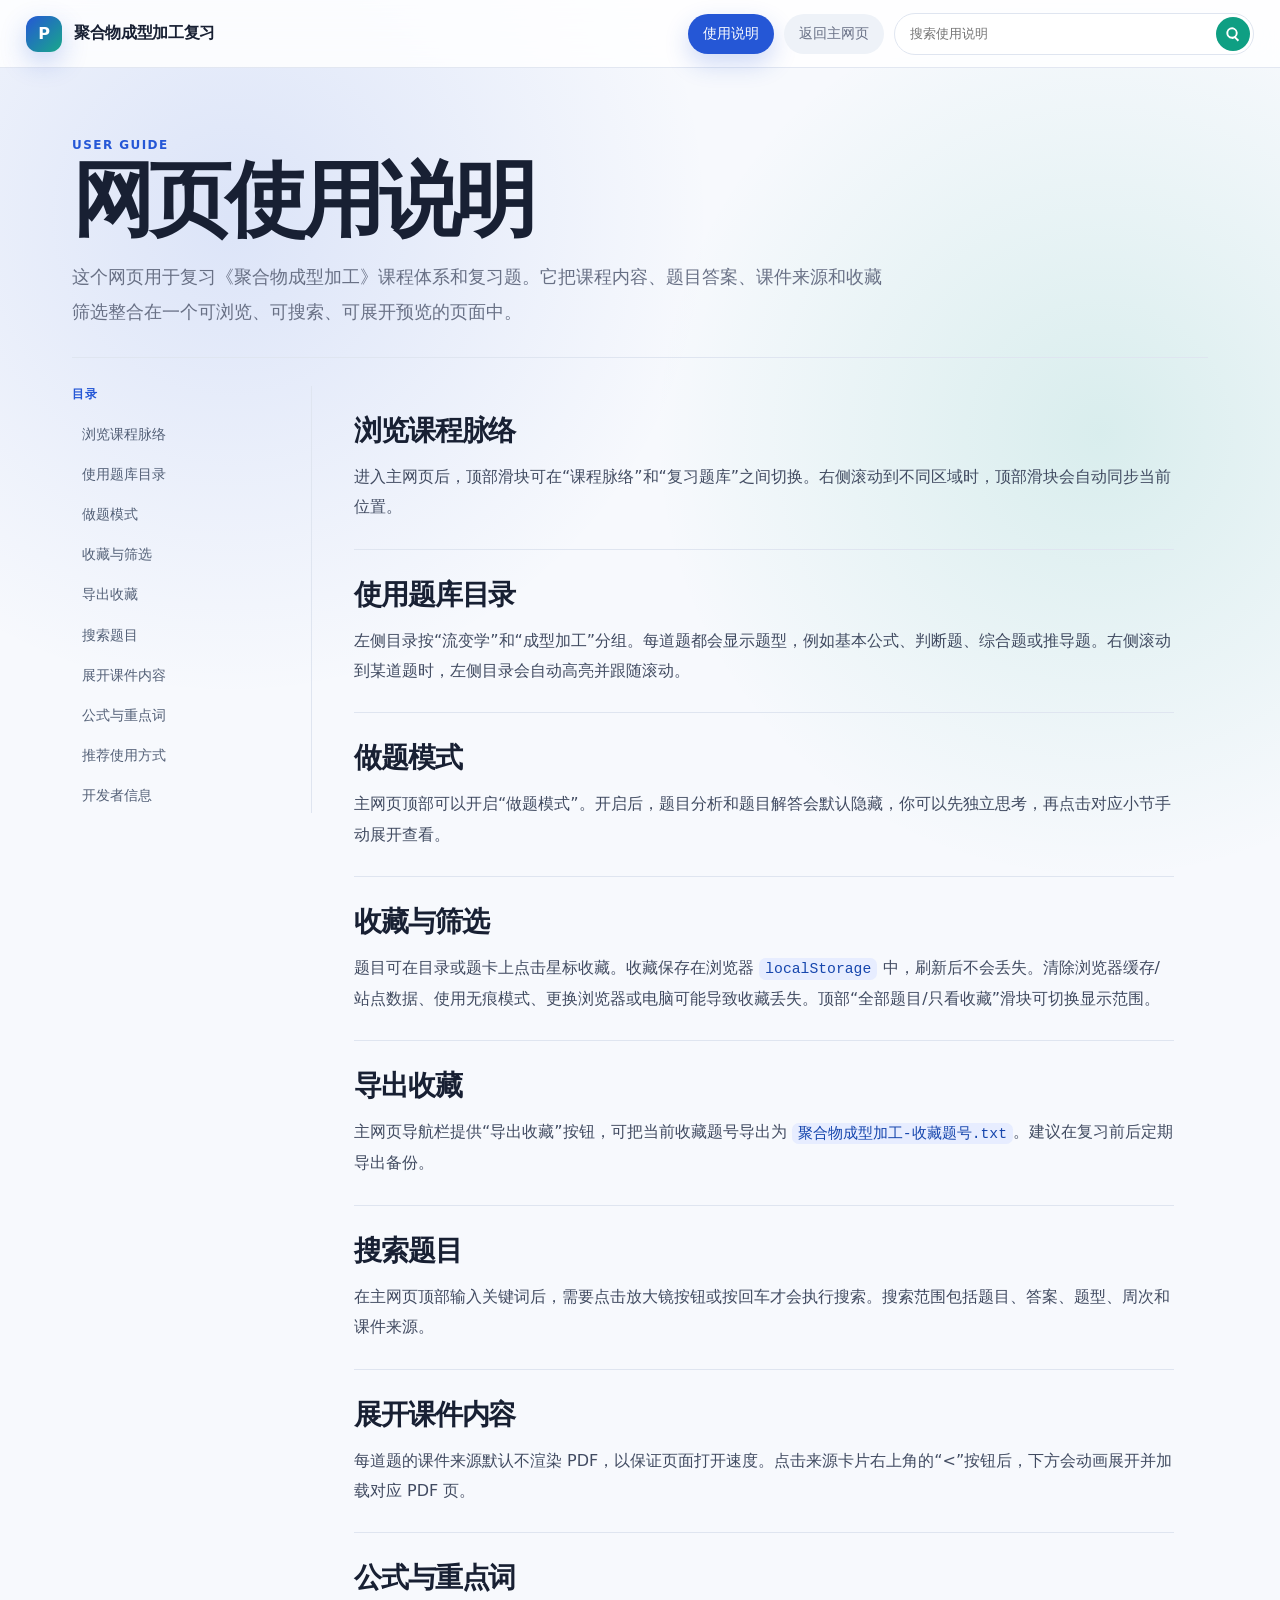
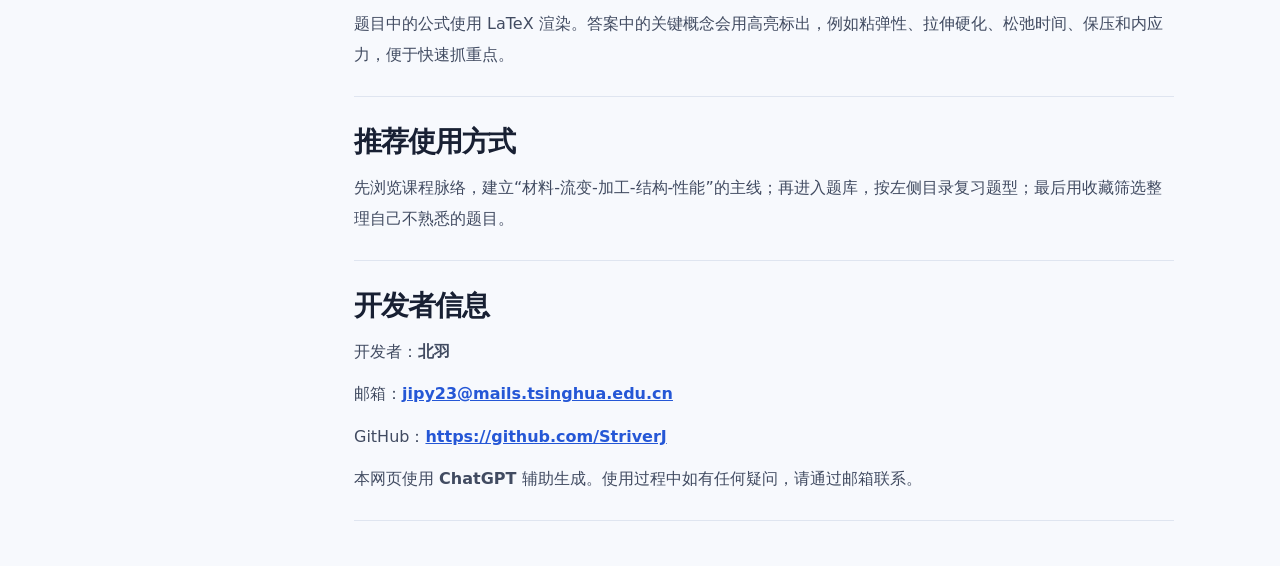
<file: help.html>
<!doctype html>
<html lang="zh-CN">
<head>
  <meta charset="utf-8">
  <meta name="viewport" content="width=device-width, initial-scale=1">
  <title>使用说明 | 聚合物成型加工复习网页</title>
  <link rel="icon" href="data:image/svg+xml,%3Csvg xmlns='http://www.w3.org/2000/svg' viewBox='0 0 64 64'%3E%3Cdefs%3E%3ClinearGradient id='g' x1='0' y1='0' x2='1' y2='1'%3E%3Cstop stop-color='%232557d6'/%3E%3Cstop offset='1' stop-color='%230f9f83'/%3E%3C/linearGradient%3E%3C/defs%3E%3Crect width='64' height='64' rx='18' fill='url(%23g)'/%3E%3Cpath d='M18 41c9-20 19 20 28 0' fill='none' stroke='white' stroke-width='5' stroke-linecap='round'/%3E%3Ccircle cx='19' cy='24' r='5' fill='white'/%3E%3Ccircle cx='45' cy='24' r='5' fill='white'/%3E%3C/svg%3E">
  <link rel="stylesheet" href="css/styles.css">
</head>
<body class="help-body">
  <header class="topbar help-topbar">
    <a class="brand" href="index.html#top" aria-label="返回主网页">
      <span class="brand-mark">P</span>
      <span>聚合物成型加工复习</span>
    </a>
    <div class="toolbar help-toolbar">
      <a class="plain-nav active" href="help.html">使用说明</a>
      <a class="plain-nav" href="index.html#top">返回主网页</a>
      <div class="search-wrap help-search-wrap">
        <input id="helpSearchInput" class="search" type="search" placeholder="搜索使用说明" aria-label="搜索使用说明">
        <button id="helpSearchButton" class="search-button" type="button" aria-label="搜索使用说明">
          <svg viewBox="0 0 24 24" aria-hidden="true"><path d="M10.7 18.2a7.5 7.5 0 1 1 5.3-2.2l4.1 4.1-1.8 1.8-4.1-4.1a7.4 7.4 0 0 1-3.5.9Zm0-2.5a5 5 0 1 0 0-10 5 5 0 0 0 0 10Z"/></svg>
        </button>
      </div>
    </div>
  </header>

  <main class="help-shell">
    <section class="help-hero help-section" data-help-section>
      <p class="eyebrow">User Guide</p>
      <h1>网页使用说明</h1>
      <p>这个网页用于复习《聚合物成型加工》课程体系和复习题。它把课程内容、题目答案、课件来源和收藏筛选整合在一个可浏览、可搜索、可展开预览的页面中。</p>
    </section>

    <div class="help-doc-layout">
      <aside class="help-toc" aria-label="使用说明目录">
        <p class="eyebrow">目录</p>
        <a href="#guide-map">浏览课程脉络</a>
        <a href="#guide-toc">使用题库目录</a>
        <a href="#guide-practice">做题模式</a>
        <a href="#guide-favorite">收藏与筛选</a>
        <a href="#guide-export">导出收藏</a>
        <a href="#guide-search">搜索题目</a>
        <a href="#guide-source">展开课件内容</a>
        <a href="#guide-formula">公式与重点词</a>
        <a href="#guide-recommend">推荐使用方式</a>
        <a href="#guide-developer">开发者信息</a>
      </aside>

      <article class="help-doc">
        <section id="guide-map" class="help-section" data-help-section>
          <h2>浏览课程脉络</h2>
          <p>进入主网页后，顶部滑块可在“课程脉络”和“复习题库”之间切换。右侧滚动到不同区域时，顶部滑块会自动同步当前位置。</p>
        </section>

        <section id="guide-toc" class="help-section" data-help-section>
          <h2>使用题库目录</h2>
          <p>左侧目录按“流变学”和“成型加工”分组。每道题都会显示题型，例如基本公式、判断题、综合题或推导题。右侧滚动到某道题时，左侧目录会自动高亮并跟随滚动。</p>
        </section>

        <section id="guide-practice" class="help-section" data-help-section>
          <h2>做题模式</h2>
          <p>主网页顶部可以开启“做题模式”。开启后，题目分析和题目解答会默认隐藏，你可以先独立思考，再点击对应小节手动展开查看。</p>
        </section>

        <section id="guide-favorite" class="help-section" data-help-section>
          <h2>收藏与筛选</h2>
          <p>题目可在目录或题卡上点击星标收藏。收藏保存在浏览器 <code>localStorage</code> 中，刷新后不会丢失。清除浏览器缓存/站点数据、使用无痕模式、更换浏览器或电脑可能导致收藏丢失。顶部“全部题目/只看收藏”滑块可切换显示范围。</p>
        </section>

        <section id="guide-export" class="help-section" data-help-section>
          <h2>导出收藏</h2>
          <p>主网页导航栏提供“导出收藏”按钮，可把当前收藏题号导出为 <code>聚合物成型加工-收藏题号.txt</code>。建议在复习前后定期导出备份。</p>
        </section>

        <section id="guide-search" class="help-section" data-help-section>
          <h2>搜索题目</h2>
          <p>在主网页顶部输入关键词后，需要点击放大镜按钮或按回车才会执行搜索。搜索范围包括题目、答案、题型、周次和课件来源。</p>
        </section>

        <section id="guide-source" class="help-section" data-help-section>
          <h2>展开课件内容</h2>
          <p>每道题的课件来源默认不渲染 PDF，以保证页面打开速度。点击来源卡片右上角的“&lt;”按钮后，下方会动画展开并加载对应 PDF 页。</p>
        </section>

        <section id="guide-formula" class="help-section" data-help-section>
          <h2>公式与重点词</h2>
          <p>题目中的公式使用 LaTeX 渲染。答案中的关键概念会用高亮标出，例如粘弹性、拉伸硬化、松弛时间、保压和内应力，便于快速抓重点。</p>
        </section>

        <section id="guide-recommend" class="help-section" data-help-section>
          <h2>推荐使用方式</h2>
          <p>先浏览课程脉络，建立“材料-流变-加工-结构-性能”的主线；再进入题库，按左侧目录复习题型；最后用收藏筛选整理自己不熟悉的题目。</p>
        </section>

        <section id="guide-developer" class="help-section" data-help-section>
          <h2>开发者信息</h2>
          <p>开发者：<strong>北羽</strong></p>
          <p>邮箱：<a href="mailto:jipy23@mails.tsinghua.edu.cn">jipy23@mails.tsinghua.edu.cn</a></p>
          <p>GitHub：<a href="https://github.com/StriverJ" target="_blank" rel="noreferrer">https://github.com/StriverJ</a></p>
          <p>本网页使用 <strong>ChatGPT</strong> 辅助生成。使用过程中如有任何疑问，请通过邮箱联系。</p>
        </section>
      </article>
    </div>

    <div id="helpEmptyState" class="empty-state" hidden>没有匹配的使用说明内容。</div>
  </main>

  <script src="js/help.js"></script>
</body>
</html>
</file>
<file: css/styles.css>
:root {
  --bg: #f5f7fb;
  --panel: #ffffff;
  --ink: #182033;
  --muted: #687085;
  --line: #dfe5f0;
  --brand: #2557d6;
  --brand-soft: #e7edff;
  --accent: #0f9f83;
  --warn: #f2a700;
  --shadow: 0 18px 50px rgba(24, 32, 51, 0.08);
  --radius: 22px;
}

* { box-sizing: border-box; }

html { scroll-behavior: smooth; }

body {
  margin: 0;
  background:
    radial-gradient(circle at top left, rgba(37, 87, 214, 0.12), transparent 34rem),
    linear-gradient(180deg, #f8fbff 0%, var(--bg) 100%);
  color: var(--ink);
  font-family: Inter, ui-sans-serif, system-ui, -apple-system, BlinkMacSystemFont, "Segoe UI", "Microsoft YaHei", sans-serif;
}

a { color: inherit; }

.topbar {
  position: fixed;
  top: 0;
  left: 0;
  right: 0;
  z-index: 30;
  height: 68px;
  display: flex;
  align-items: center;
  justify-content: space-between;
  gap: 20px;
  padding: 0 26px;
  background: rgba(255, 255, 255, 0.82);
  border-bottom: 1px solid rgba(223, 229, 240, 0.9);
  backdrop-filter: blur(18px);
}

.brand {
  display: inline-flex;
  align-items: center;
  gap: 12px;
  min-width: 220px;
  text-decoration: none;
  font-weight: 750;
  letter-spacing: -0.02em;
}

.brand-mark {
  width: 36px;
  height: 36px;
  display: inline-grid;
  place-items: center;
  border-radius: 12px;
  color: #fff;
  background: linear-gradient(135deg, var(--brand), #19a88a);
  box-shadow: 0 10px 26px rgba(37, 87, 214, 0.25);
}

.toolbar {
  display: flex;
  align-items: center;
  justify-content: flex-end;
  gap: 10px;
  width: 100%;
}

.fav-button,
.source-link {
  border: 0;
  cursor: pointer;
  font: inherit;
  transition: transform 0.18s ease, background 0.18s ease, color 0.18s ease, box-shadow 0.18s ease;
}

.segmented {
  position: relative;
  display: grid;
  grid-template-columns: 1fr 1fr;
  align-items: center;
  min-width: max-content;
  height: 42px;
  padding: 4px;
  border: 1px solid rgba(223, 229, 240, 0.95);
  border-radius: 999px;
  background: #eef2f8;
}

.seg-thumb {
  position: absolute;
  top: 4px;
  bottom: 4px;
  left: 4px;
  width: calc(50% - 4px);
  border-radius: 999px;
  background: var(--brand);
  box-shadow: 0 10px 24px rgba(37, 87, 214, 0.22);
  transition: transform 0.22s ease;
}

.segmented[data-active="questions"] .seg-thumb,
.segmented[data-active="favorites"] .seg-thumb {
  transform: translateX(100%);
}

.seg-option {
  position: relative;
  z-index: 1;
  display: inline-flex;
  align-items: center;
  justify-content: center;
  height: 34px;
  padding: 0 14px;
  border: 0;
  border-radius: 999px;
  color: var(--muted);
  background: transparent;
  cursor: pointer;
  font: inherit;
  font-size: 14px;
  text-decoration: none;
  white-space: nowrap;
  transition: color 0.18s ease;
}

.seg-option.active { color: #fff; }

.search-wrap {
  display: flex;
  align-items: center;
  width: min(38vw, 380px);
  height: 42px;
  padding: 3px;
  border: 1px solid var(--line);
  border-radius: 999px;
  background: #fff;
}

.search {
  width: 100%;
  min-width: 0;
  min-height: 34px;
  padding: 0 10px 0 12px;
  border: 0;
  outline: none;
  color: var(--ink);
  background: transparent;
}

.search-button {
  width: 34px;
  height: 34px;
  display: inline-grid;
  place-items: center;
  flex: 0 0 auto;
  border: 0;
  border-radius: 50%;
  color: #fff;
  background: var(--accent);
  cursor: pointer;
}

.search-button svg {
  width: 18px;
  height: 18px;
  fill: currentColor;
}

.search-wrap:focus-within {
  border-color: rgba(37, 87, 214, 0.5);
  box-shadow: 0 0 0 4px rgba(37, 87, 214, 0.1);
}

.plain-nav {
  min-height: 40px;
  display: inline-flex;
  align-items: center;
  justify-content: center;
  padding: 0 15px;
  border-radius: 999px;
  border: 0;
  color: var(--muted);
  background: #eef2f8;
  cursor: pointer;
  font: inherit;
  font-size: 14px;
  text-decoration: none;
  white-space: nowrap;
  transition: background 0.18s ease, color 0.18s ease, box-shadow 0.18s ease;
}

.plain-nav:hover,
.plain-nav.active {
  color: #fff;
  background: var(--brand);
  box-shadow: 0 10px 24px rgba(37, 87, 214, 0.22);
}

.practice-switch {
  display: inline-flex;
  align-items: center;
  gap: 8px;
  min-height: 40px;
  padding: 0 12px;
  border-radius: 999px;
  color: var(--muted);
  background: #eef2f8;
  cursor: pointer;
  font-size: 14px;
  white-space: nowrap;
}

.practice-switch input {
  position: absolute;
  opacity: 0;
  pointer-events: none;
}

.practice-track {
  width: 38px;
  height: 22px;
  padding: 3px;
  border-radius: 999px;
  background: #c9d2e3;
  transition: background 0.18s ease;
}

.practice-thumb {
  display: block;
  width: 16px;
  height: 16px;
  border-radius: 50%;
  background: #fff;
  box-shadow: 0 3px 8px rgba(24, 32, 51, 0.18);
  transition: transform 0.18s ease;
}

.practice-switch input:checked + .practice-track {
  background: var(--accent);
}

.practice-switch input:checked + .practice-track .practice-thumb {
  transform: translateX(16px);
}

.shell {
  display: grid;
  grid-template-columns: minmax(260px, 25vw) 1fr;
  gap: 22px;
  height: 100vh;
  padding: 90px 22px 22px;
  overflow: hidden;
}

.toc-panel,
.content-panel {
  min-height: 0;
  overflow-y: auto;
  border: 1px solid rgba(223, 229, 240, 0.85);
  border-radius: var(--radius);
  background: rgba(255, 255, 255, 0.78);
  box-shadow: var(--shadow);
}

.toc-panel {
  padding: 20px;
}

.content-panel {
  padding: 24px;
}

.eyebrow {
  margin: 0 0 8px;
  color: var(--brand);
  font-size: 12px;
  font-weight: 800;
  letter-spacing: 0.12em;
  text-transform: uppercase;
}

.toc-head h1,
.hero h2 {
  margin: 0;
  line-height: 1.08;
  letter-spacing: -0.04em;
}

.toc-head h1 { font-size: 28px; }

.hero {
  padding: 28px;
  border-radius: var(--radius);
  background: linear-gradient(135deg, #ffffff 0%, #eef4ff 100%);
  border: 1px solid rgba(223, 229, 240, 0.9);
}

.hero h2 { font-size: clamp(30px, 4vw, 54px); }

.hero p:last-child {
  max-width: 850px;
  margin: 14px 0 0;
  color: var(--muted);
  line-height: 1.8;
}

.course-map,
.question-bank-head {
  margin-top: 22px;
  scroll-margin-top: 90px;
}

.course-map {
  display: grid;
  gap: 18px;
}

.map-head,
.question-bank-head,
.chain-card,
.pillar-card,
.timeline-block,
.framework-card,
.review-handles {
  border: 1px solid rgba(223, 229, 240, 0.95);
  border-radius: var(--radius);
  background: rgba(255, 255, 255, 0.92);
  box-shadow: 0 14px 34px rgba(24, 32, 51, 0.05);
}

.map-head,
.question-bank-head,
.chain-card,
.timeline-block,
.review-handles {
  padding: 24px;
}

.map-head h2,
.question-bank-head h2 {
  margin: 0;
  font-size: clamp(26px, 3vw, 40px);
  letter-spacing: -0.04em;
}

.map-head p:last-child {
  max-width: 900px;
  margin: 12px 0 0;
  color: var(--muted);
  line-height: 1.8;
}

.chain-card {
  background:
    linear-gradient(135deg, rgba(37, 87, 214, 0.08), rgba(15, 159, 131, 0.09)),
    #fff;
}

.chain-card h3,
.block-title h3,
.review-handles h3 {
  margin: 0;
  font-size: 22px;
  letter-spacing: -0.03em;
}

.chain-flow {
  display: grid;
  grid-template-columns: repeat(5, minmax(0, 1fr));
  gap: 10px;
  margin-top: 18px;
}

.chain-step {
  position: relative;
  min-height: 90px;
  display: flex;
  flex-direction: column;
  justify-content: center;
  gap: 10px;
  padding: 14px;
  border-radius: 18px;
  color: #162033;
  background: #fff;
  border: 1px solid rgba(37, 87, 214, 0.12);
  font-weight: 750;
}

.chain-step strong {
  width: 28px;
  height: 28px;
  display: inline-grid;
  place-items: center;
  border-radius: 50%;
  color: #fff;
  background: var(--brand);
  font-size: 13px;
}

.pillar-grid,
.framework-grid {
  display: grid;
  grid-template-columns: repeat(3, minmax(0, 1fr));
  gap: 16px;
}

.pillar-card,
.framework-card {
  padding: 20px;
}

.pillar-card h3,
.framework-card h4,
.week-card h4 {
  margin: 0;
  letter-spacing: -0.02em;
}

.pillar-card ul,
.review-handles ol {
  margin: 14px 0 0;
  padding-left: 1.2em;
}

.pillar-card li,
.review-handles li,
.framework-card p,
.week-card p {
  color: #3f485d;
  line-height: 1.75;
}

.block-title {
  margin-bottom: 14px;
}

.week-timeline {
  display: grid;
  gap: 12px;
}

.week-card {
  display: grid;
  grid-template-columns: 86px 1fr;
  gap: 14px;
  padding: 16px;
  border: 1px solid var(--line);
  border-radius: 18px;
  background: #f8fafc;
}

.week-index {
  display: grid;
  place-items: center;
  min-height: 72px;
  border-radius: 16px;
  color: #fff;
  background: linear-gradient(135deg, var(--brand), var(--accent));
  font-weight: 800;
}

.week-card p {
  margin: 8px 0 0;
}

.week-card small {
  display: block;
  margin-top: 10px;
  color: var(--muted);
}

.keyword-row {
  display: flex;
  flex-wrap: wrap;
  gap: 8px;
  margin-top: 10px;
}

.keyword-row span {
  padding: 5px 9px;
  border-radius: 999px;
  color: var(--brand);
  background: var(--brand-soft);
  font-size: 12px;
  font-weight: 750;
}

.framework-grid {
  grid-template-columns: repeat(2, minmax(0, 1fr));
}

.full-row {
  grid-column: 1 / -1;
  margin: 0;
}

.framework-card p {
  margin: 10px 0 0;
}

.review-handles {
  border-color: rgba(15, 159, 131, 0.22);
  background: linear-gradient(135deg, #ffffff 0%, #eefaf7 100%);
}

.question-bank-head {
  padding: 20px 24px;
}

.count {
  margin: 12px 0 0;
  color: var(--muted);
  font-size: 14px;
}

.toc-list {
  display: grid;
  gap: 10px;
  margin-top: 18px;
}

.toc-group {
  margin-top: 14px;
}

.toc-group-title {
  position: sticky;
  top: -20px;
  z-index: 2;
  margin: 0 0 8px;
  padding: 10px 2px 8px;
  color: var(--brand);
  background: rgba(255, 255, 255, 0.92);
  font-size: 13px;
  font-weight: 850;
  letter-spacing: 0.08em;
}

.toc-item {
  display: grid;
  grid-template-columns: 1fr auto;
  gap: 10px;
  align-items: center;
  padding: 12px;
  border: 1px solid transparent;
  border-radius: 16px;
  background: #f6f8fc;
}

.toc-item:hover {
  border-color: rgba(37, 87, 214, 0.22);
  background: #fff;
}

.toc-item.active {
  border-color: rgba(37, 87, 214, 0.38);
  background: #fff;
  box-shadow: 0 10px 24px rgba(37, 87, 214, 0.1);
}

.toc-link {
  min-width: 0;
  text-decoration: none;
}

.toc-title {
  overflow: hidden;
  color: var(--ink);
  font-size: 14px;
  font-weight: 700;
  text-overflow: ellipsis;
  white-space: nowrap;
}

.toc-meta {
  display: block;
  margin-top: 4px;
  color: var(--muted);
  font-size: 12px;
}

.toc-type {
  display: inline-flex;
  margin-top: 7px;
  padding: 3px 8px;
  border-radius: 999px;
  color: #0a7461;
  background: #dff7f1;
  font-size: 11px;
  font-weight: 800;
}

.toc-star {
  width: 34px;
  height: 34px;
  border: 0;
  border-radius: 12px;
  background: #fff;
  color: #aeb7c8;
  cursor: pointer;
  font-size: 18px;
}

.toc-star.is-fav { color: var(--warn); }

.cards {
  display: grid;
  gap: 22px;
  margin-top: 22px;
}

.card {
  scroll-margin-top: 90px;
  padding: 22px;
  border: 1px solid rgba(223, 229, 240, 0.95);
  border-radius: var(--radius);
  background: rgba(255, 255, 255, 0.92);
  box-shadow: 0 14px 34px rgba(24, 32, 51, 0.06);
}

.card-head {
  display: grid;
  grid-template-columns: 1fr auto;
  gap: 16px;
  align-items: start;
  margin-bottom: 16px;
}

.card h3 {
  margin: 0;
  font-size: 24px;
  letter-spacing: -0.03em;
}

.badges {
  display: flex;
  flex-wrap: wrap;
  gap: 8px;
  margin-top: 10px;
}

.badge {
  display: inline-flex;
  align-items: center;
  min-height: 26px;
  padding: 0 10px;
  border-radius: 999px;
  color: var(--brand);
  background: var(--brand-soft);
  font-size: 12px;
  font-weight: 750;
}

.badge.type {
  color: #0a7461;
  background: #dff7f1;
}

.badge.part {
  color: #815f00;
  background: #fff4c7;
}

.key-term {
  padding: 0 0.18em;
  border-radius: 0.35em;
  color: #0d5ed7;
  background: rgba(37, 87, 214, 0.1);
  font-weight: 850;
}

.section-block strong {
  color: #0b6b5a;
}

.fav-button {
  min-width: 88px;
  min-height: 40px;
  border-radius: 999px;
  color: #815f00;
  background: #fff7d6;
}

.fav-button.is-fav {
  color: #fff;
  background: var(--warn);
}

.section-block {
  margin-top: 16px;
  padding-top: 16px;
  border-top: 1px solid var(--line);
}

.section-block h4 {
  margin: 0 0 10px;
  color: var(--muted);
  font-size: 13px;
  letter-spacing: 0.08em;
}

.reveal-block {
  overflow: hidden;
}

.reveal-toggle {
  width: 100%;
  display: flex;
  align-items: center;
  justify-content: space-between;
  gap: 14px;
  padding: 0;
  border: 0;
  color: var(--muted);
  background: transparent;
  cursor: pointer;
  font: inherit;
  font-size: 13px;
  font-weight: 800;
  letter-spacing: 0.08em;
  text-align: left;
}

.reveal-icon {
  width: 30px;
  height: 30px;
  display: inline-grid;
  place-items: center;
  flex: 0 0 auto;
  border-radius: 50%;
  color: #fff;
  background: var(--brand);
  font-size: 18px;
  line-height: 1;
  transform: rotate(0deg);
  transition: transform 0.22s ease, background 0.18s ease;
}

.reveal-block.is-open .reveal-icon {
  background: var(--accent);
  transform: rotate(-90deg);
}

.reveal-content {
  margin-top: 10px;
  animation: revealIn 0.22s ease both;
}

@keyframes revealIn {
  from {
    opacity: 0;
    transform: translateY(-4px);
  }
  to {
    opacity: 1;
    transform: translateY(0);
  }
}

.section-block p,
.section-block li {
  color: #30384d;
  line-height: 1.85;
}

.section-block p { margin: 0; }

.section-block ul {
  margin: 0;
  padding-left: 1.2em;
}

.source-grid {
  display: grid;
  grid-template-columns: repeat(auto-fit, minmax(250px, 1fr));
  gap: 14px;
}

.source-card {
  overflow: hidden;
  border: 1px solid var(--line);
  border-radius: 16px;
  background: #f8fafc;
}

.source-info {
  padding: 14px;
}

.source-info strong { display: block; }

.source-info span {
  display: block;
  margin-top: 4px;
  color: var(--muted);
  font-size: 13px;
  line-height: 1.5;
}

.source-title-row {
  display: grid;
  grid-template-columns: 1fr auto;
  gap: 12px;
  align-items: start;
}

.source-toggle {
  width: 36px;
  height: 36px;
  display: inline-grid;
  place-items: center;
  border: 0;
  border-radius: 50%;
  color: #fff;
  background: var(--brand);
  cursor: pointer;
  font-size: 22px;
  font-weight: 850;
  line-height: 1;
  transform: rotate(0deg);
  transition: transform 0.24s ease, background 0.18s ease;
}

.source-toggle.open {
  background: var(--accent);
  transform: rotate(-90deg);
}

.source-link {
  display: inline-flex;
  align-items: center;
  justify-content: center;
  min-height: 34px;
  margin-top: 10px;
  padding: 0 12px;
  border-radius: 999px;
  color: #fff;
  background: var(--accent);
  text-decoration: none;
  font-size: 13px;
  font-weight: 750;
}

.ppt-note {
  margin-top: 10px;
  padding: 12px;
  border-radius: 12px;
  color: #42506a;
  background: #eef3fb;
  font-size: 13px;
  line-height: 1.6;
}

.source-preview-shell {
  max-height: 0;
  overflow: hidden;
  border-top: 1px solid transparent;
  opacity: 0;
  transition: max-height 0.34s ease, opacity 0.22s ease, border-color 0.22s ease;
}

.source-preview-shell.open {
  max-height: 340px;
  border-top-color: var(--line);
  opacity: 1;
}

.source-placeholder {
  padding: 18px;
  color: var(--muted);
  background: #eef2f8;
  text-align: center;
}

.pdf-preview {
  width: 100%;
  height: 300px;
  border: 0;
  background: #eef2f8;
}

.empty-state {
  margin-top: 22px;
  padding: 40px;
  border: 1px dashed var(--line);
  border-radius: var(--radius);
  color: var(--muted);
  text-align: center;
  background: rgba(255, 255, 255, 0.7);
}

.help-body {
  min-height: 100vh;
  background:
    radial-gradient(circle at 18% 10%, rgba(37, 87, 214, 0.13), transparent 30rem),
    radial-gradient(circle at 86% 20%, rgba(15, 159, 131, 0.13), transparent 28rem),
    #f7f9fd;
}

.help-topbar {
  justify-content: space-between;
}

.help-toolbar {
  width: auto;
}

.help-search-wrap {
  width: min(34vw, 360px);
}

.help-shell {
  max-width: 1180px;
  margin: 0 auto;
  padding: 104px 22px 46px;
}

.help-hero {
  padding: 34px 0 28px;
  border-bottom: 1px solid var(--line);
}

.help-hero h1 {
  max-width: 760px;
  margin: 0;
  font-size: clamp(42px, 7vw, 82px);
  line-height: 0.98;
  letter-spacing: -0.065em;
}

.help-hero p:last-child {
  max-width: 820px;
  margin: 20px 0 0;
  color: var(--muted);
  font-size: 18px;
  line-height: 1.9;
}

.help-doc-layout {
  display: grid;
  grid-template-columns: 240px minmax(0, 1fr);
  gap: 42px;
  margin-top: 28px;
}

.help-toc {
  position: sticky;
  top: 94px;
  align-self: start;
  display: grid;
  gap: 6px;
  padding-right: 18px;
  border-right: 1px solid var(--line);
}

.help-toc a {
  padding: 8px 10px;
  border-radius: 10px;
  color: #536077;
  text-decoration: none;
  font-size: 14px;
  line-height: 1.3;
}

.help-toc a:hover {
  color: var(--brand);
  background: var(--brand-soft);
}

.help-doc {
  max-width: 820px;
}

.help-doc .help-section {
  padding: 26px 0;
  border-bottom: 1px solid var(--line);
  scroll-margin-top: 96px;
}

.help-doc h2 {
  margin: 0;
  font-size: 28px;
  letter-spacing: -0.04em;
}

.help-doc p {
  margin: 12px 0 0;
  color: #414b61;
  line-height: 1.9;
}

.help-doc a {
  color: var(--brand);
  font-weight: 750;
}

.help-grid {
  display: grid;
  grid-template-columns: repeat(2, minmax(0, 1fr));
  gap: 18px;
  margin-top: 22px;
}

.help-card,
.help-note {
  border: 1px solid rgba(223, 229, 240, 0.95);
  border-radius: 24px;
  background: rgba(255, 255, 255, 0.9);
  box-shadow: 0 14px 34px rgba(24, 32, 51, 0.055);
}

.help-card {
  padding: 26px;
}

.help-card h2,
.help-note h2 {
  margin: 0;
  font-size: 22px;
  letter-spacing: -0.03em;
}

.help-card p,
.help-note p {
  margin: 12px 0 0;
  color: #414b61;
  line-height: 1.85;
}

.help-card code,
.help-note code,
.help-doc code {
  padding: 0.18em 0.42em;
  border-radius: 0.45em;
  color: #1646ad;
  background: #e7edff;
  font-family: ui-monospace, SFMono-Regular, Menlo, Consolas, monospace;
  font-size: 0.92em;
}

.help-note {
  margin-top: 22px;
  padding: 30px;
  background: linear-gradient(135deg, #ffffff 0%, #eefaf7 100%);
}

.help-mark {
  padding: 0 0.18em;
  border-radius: 0.25em;
  color: #0b5a4b;
  background: #bff2e6;
}

.modal-backdrop {
  position: fixed;
  inset: 0;
  z-index: 100;
  display: grid;
  place-items: center;
  padding: 22px;
  background: rgba(20, 28, 44, 0.28);
  backdrop-filter: blur(16px) saturate(1.2);
}

.modal-backdrop[hidden] {
  display: none;
}

.notice-modal {
  width: min(560px, 100%);
  padding: 30px;
  border: 1px solid rgba(255, 255, 255, 0.72);
  border-radius: 28px;
  background: rgba(255, 255, 255, 0.92);
  box-shadow: 0 30px 90px rgba(24, 32, 51, 0.28);
  animation: modalIn 0.24s ease both;
}

.notice-modal h2 {
  margin: 0;
  font-size: 30px;
  letter-spacing: -0.04em;
}

.notice-modal p {
  margin: 14px 0 0;
  color: #414b61;
  line-height: 1.75;
}

.warning-text {
  margin-top: 16px;
  padding: 16px;
  border: 1px solid rgba(210, 35, 35, 0.24);
  border-radius: 16px;
  color: #c51616;
  background: rgba(255, 235, 235, 0.86);
  font-weight: 800;
  line-height: 1.8;
}

.modal-actions {
  display: flex;
  justify-content: flex-end;
  margin-top: 22px;
}

.modal-primary {
  min-height: 42px;
  padding: 0 18px;
  border: 0;
  border-radius: 999px;
  color: #fff;
  background: var(--brand);
  cursor: pointer;
  font: inherit;
  font-weight: 800;
  box-shadow: 0 12px 28px rgba(37, 87, 214, 0.22);
}

@keyframes modalIn {
  from {
    opacity: 0;
    transform: translateY(10px) scale(0.98);
  }
  to {
    opacity: 1;
    transform: translateY(0) scale(1);
  }
}

@media (max-width: 900px) {
  .topbar {
    height: auto;
    align-items: stretch;
    flex-direction: column;
    padding: 12px;
  }

  .brand { min-width: 0; }

  .toolbar {
    justify-content: flex-start;
    overflow-x: auto;
  }

  .search { min-width: 220px; }

  .search-wrap { min-width: 250px; }

  .help-toolbar {
    width: 100%;
  }

  .help-shell {
    padding-top: 154px;
  }

  .help-grid {
    grid-template-columns: 1fr;
  }

  .help-doc-layout {
    grid-template-columns: 1fr;
    gap: 18px;
  }

  .help-toc {
    position: static;
    border-right: 0;
    border-bottom: 1px solid var(--line);
    padding: 0 0 16px;
  }

  .help-search-wrap {
    width: auto;
  }

  .shell {
    grid-template-columns: 1fr;
    height: auto;
    min-height: 100vh;
    padding: 132px 12px 18px;
    overflow: visible;
  }

  .toc-panel,
  .content-panel {
    overflow: visible;
  }

  .toc-panel { max-height: 42vh; overflow-y: auto; }

  .chain-flow,
  .pillar-grid,
  .framework-grid {
    grid-template-columns: 1fr;
  }

  .week-card {
    grid-template-columns: 1fr;
  }

  .week-index {
    min-height: 46px;
    justify-content: start;
    padding-left: 14px;
  }
}
</file>
